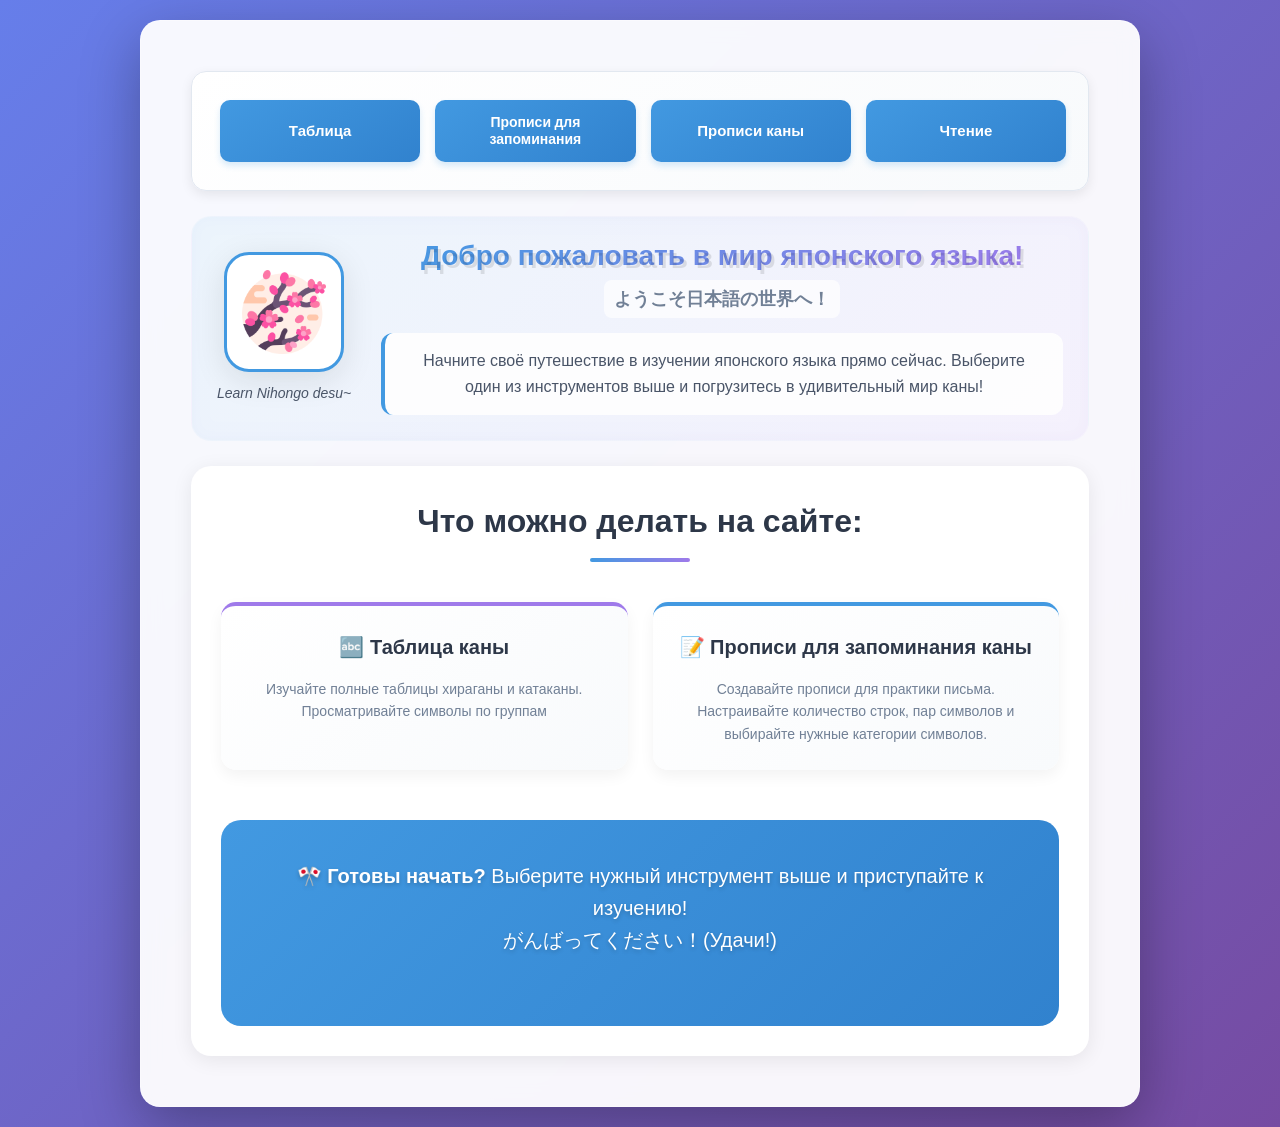
<file: index.html>
<!DOCTYPE html>
<html lang="en">
<head>
    <meta charset="UTF-8">
    <meta http-equiv="X-UA-Compatible" content="IE=edge">
    <meta name="viewport" content="width=device-width, initial-scale=1.0">
    <link type="image/x-icon" href="./img/favicon.ico" rel="shortcut icon">
    <title>Learn Nihongo desu~</title>
    
    <!-- 1. Все глобальные константы и данные -->
    <script src="./js_start/const.js"></script>
    
    <!-- 2. Универсальные функции для всего проекта -->
    <script src="./js_start/function.js"></script>
    
    <!-- 3. Настройки и инициализация -->
    <script src="./js_start/settings.js"></script>
    
    <!-- 4. Стартовая страница -->
    <script src="./js_start/start.js"></script>
</head>

<body>
    <div class="container">
        <div class="menu">
            <input class="button" id="table_btn" type="button" value="Таблица">
            <input class="button" id="propisi_for_memoring_btn" type="button" value="Прописи для запоминания">
            <input class="button" id="propisi_kana_btn" type="button" value="Прописи каны">
            <input class="button" id="read_btn" type="button" value="Чтение">
        </div>
        <div class="setting"></div>
        <div class="content"></div>
    </div>
</body>
</html>
</file>
